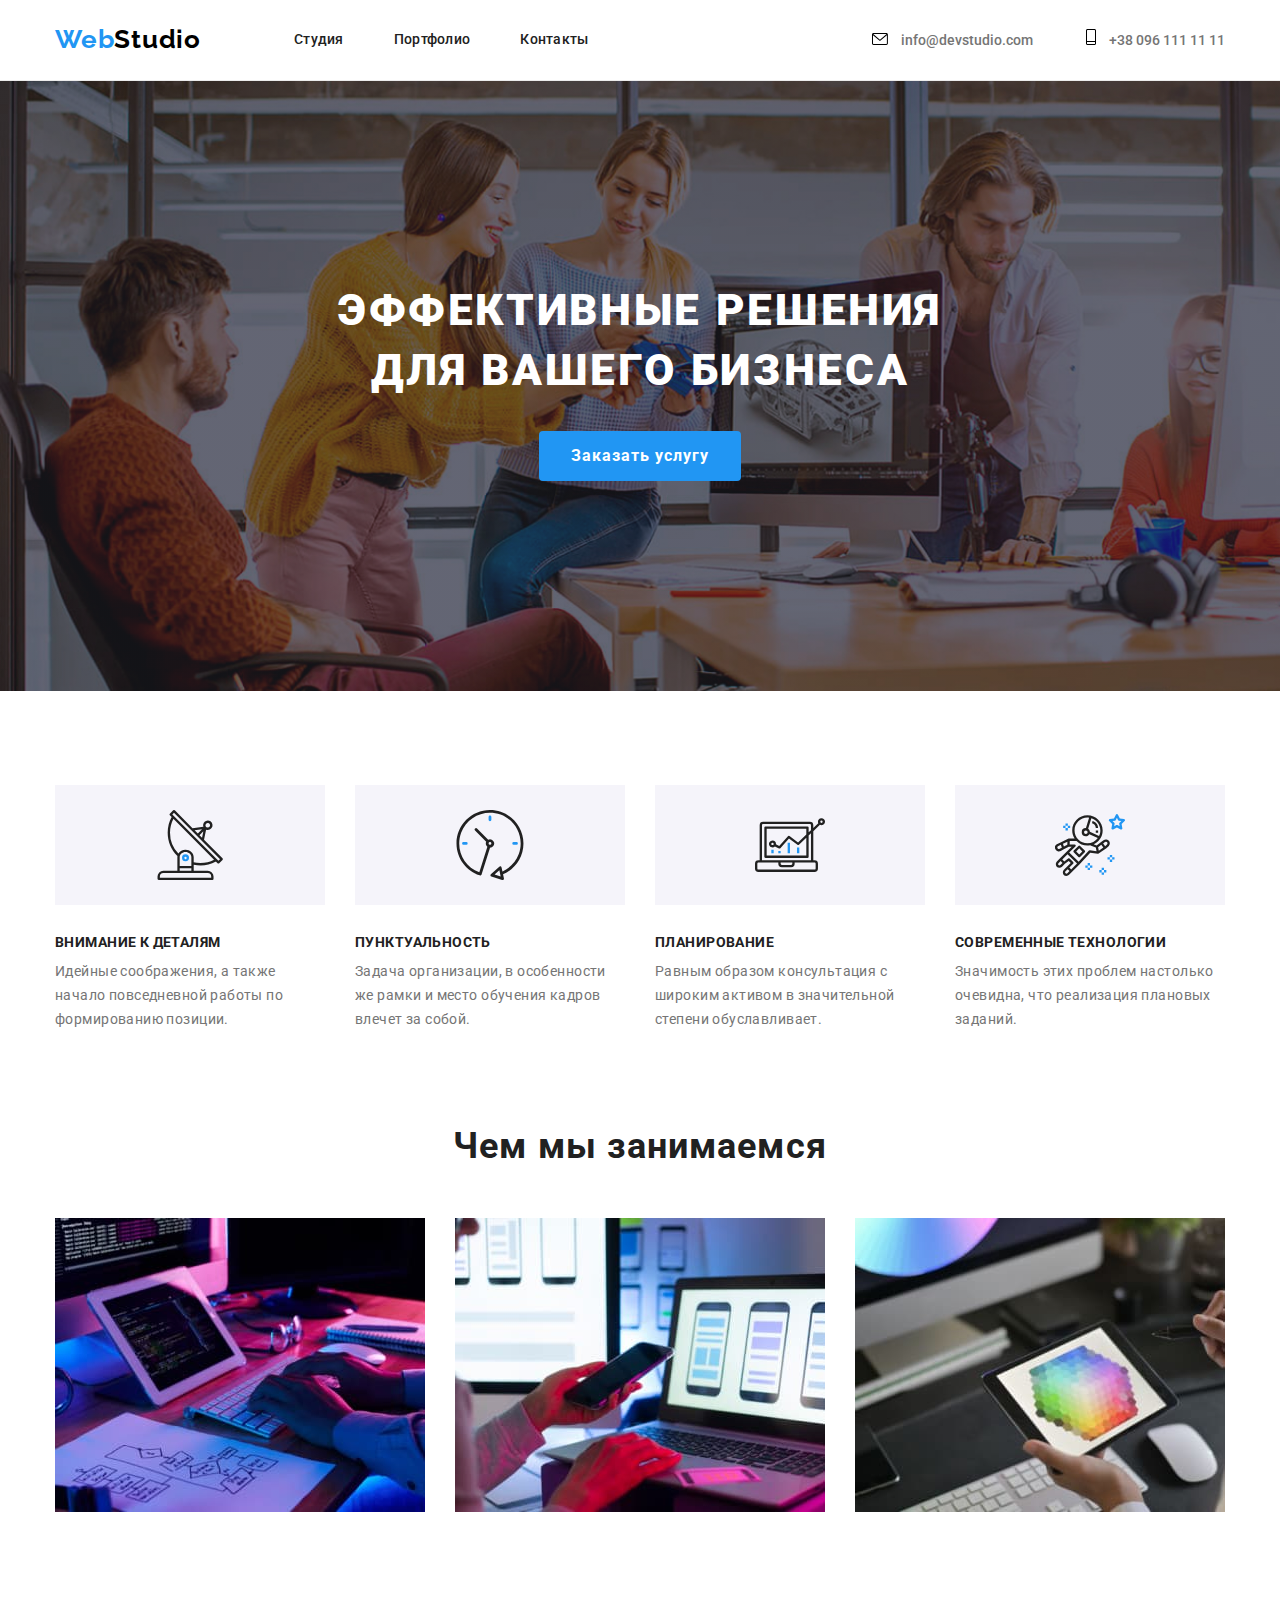
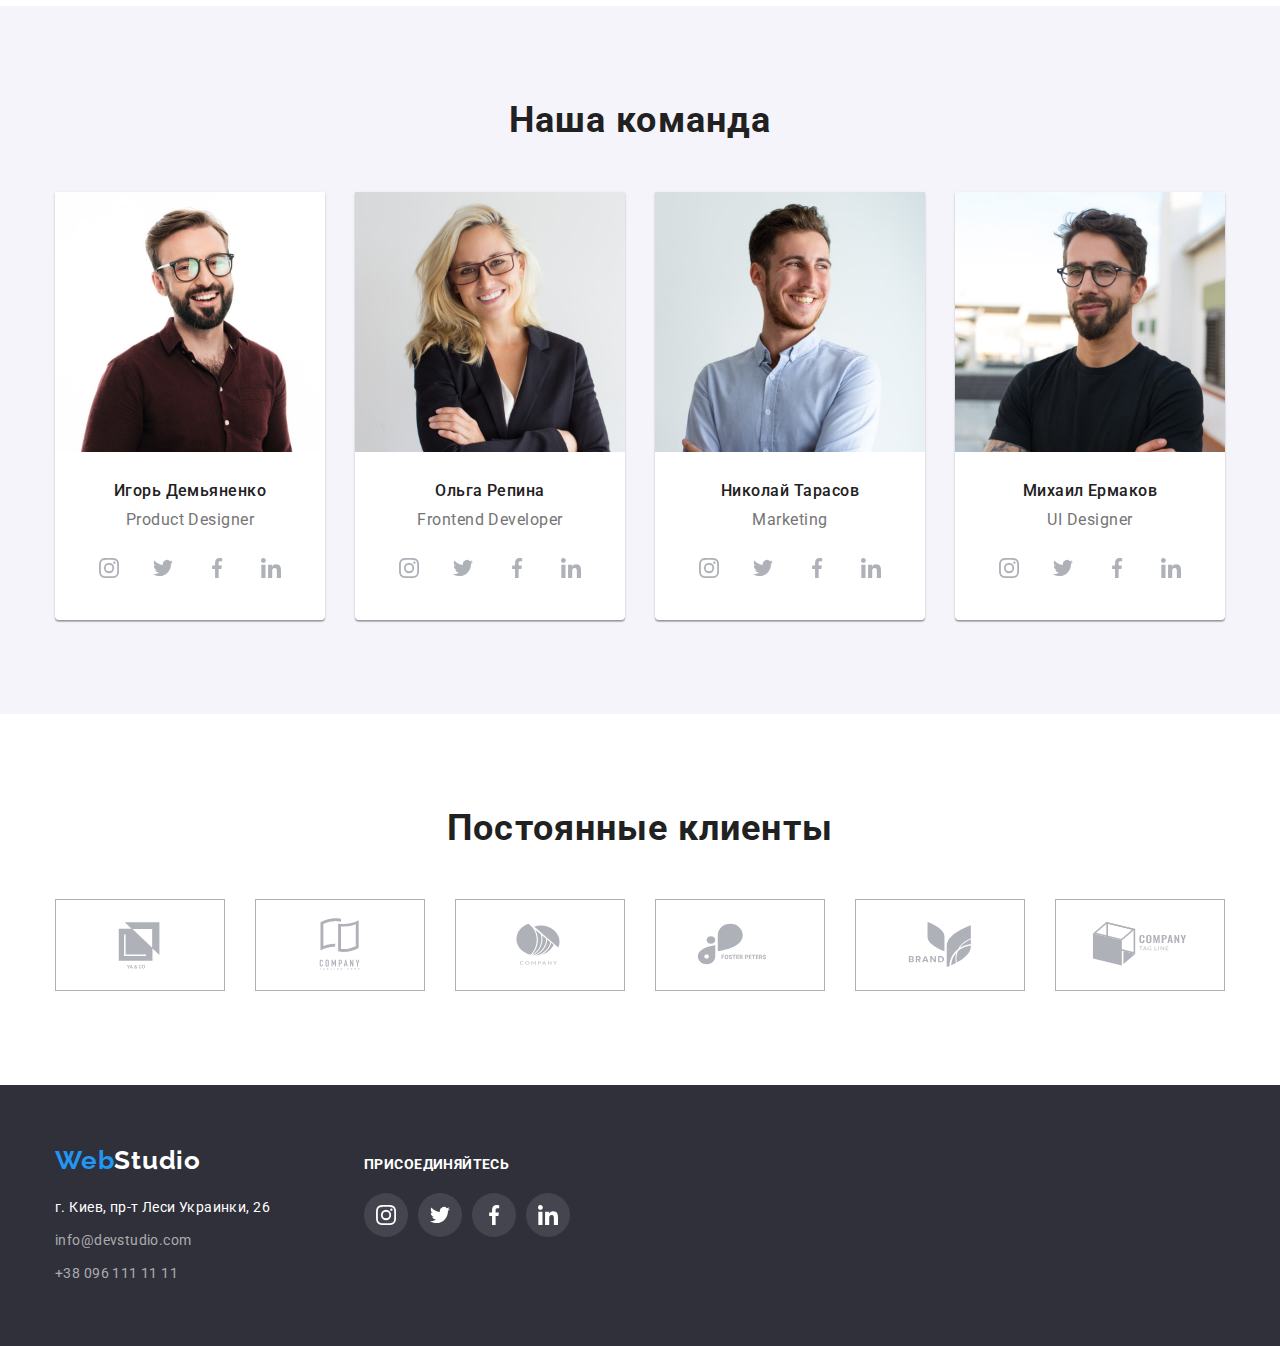
<file: index.html>
<!DOCTYPE html>
<html lang="ru">
<head>
    <meta charset="UTF-8">
    <meta http-equiv="X-UA-Compatible" content="IE=edge">
    <meta name="viewport" content="width=device-width, initial-scale=1.0">
    <title>WebStudio</title>
    <link rel="preconnect" href="https://fonts.googleapis.com">
    <link rel="preconnect" href="https://fonts.gstatic.com" crossorigin>
    <link href="https://fonts.googleapis.com/css2?family=Raleway:wght@700&family=Roboto:wght@400;500;700;900&display=swap" rel="stylesheet">
    <link link rel="stylesheet" href="https://cdnjs.cloudflare.com/ajax/libs/modern-normalize/1.1.0/modern-normalize.min.css">
    <link rel="stylesheet" href="./css/styles.css">
</head>
<body>
    <header>
        <div class="container main-nav">
            <a href="index.html" lang="en" class="logo-link">Web<span class="acsent">Studio</span></a>
            <nav>
                <ul class="main-menu">
                    <li>
                        <a href="index.html" class="main-menu-item">Студия</a>
                    </li>
                    <li>
                        <a href="portfolio.html" class="main-menu-item">Портфолио</a>
                        </li>
                    <li>
                        <a href="" class="main-menu-item">Контакты</a>
                    </li>
                </ul> 
            </nav>
            <div class="head-contacts">
                <a href="mailto:info@devstudio.com" class="contacts mail" >
                    <svg class="mail-icon">
                        <use href="images/symbol-defs.svg#icon-mail"></use>
                    </svg>
                    info@devstudio.com
                </a>
                <a href="tel:+380961111111" class="contacts phone">
                    <svg class="phone-icon">
                        <use href="images/symbol-defs.svg#icon-mobile"></use>
                    </svg>
                    +38 096 111 11 11
                </a>
            </div>
        </div>
    </header>
    <main>
        <section class="main-block">
            <div class="container main-block-item">
                <h1>
                    Эффективные решения для вашего бизнеса
                </h1>
                <button type="button" class="main-button">
                    Заказать услугу
                </button>
            </div>
        </section>
        <section class="list">
            <div class="container">
                <ul class="list-block">
                    <li class="list-block-item telescope">
                        <div class="decoration">
                            <svg width="70px" height="70px">
                                <use href="./images/symbol-defs.svg#icon-telescope"></use>
                            </svg>
                        </div>
                        <h3 class="list-head">Внимание к деталям</h3>
                        <p>Идейные соображения, а также начало повседневной работы по формированию позиции.</p>
                    </li>
                    <li class="list-block-item clock">
                        <div class="decoration">
                            <svg width="70px" height="70px">
                                <use href="./images/symbol-defs.svg#icon-clock"></use>
                            </svg>
                        </div>
                        <h3 class="list-head">Пунктуальность</h3>
                        <p>Задача организации, в особенности же рамки и место обучения кадров влечет за собой.</p>
                    </li>
                    <li class="list-block-item diagram">
                        <div class="decoration">
                            <svg width="70px" height="70px">
                                <use href="./images/symbol-defs.svg#icon-diagram"></use>
                            </svg>
                        </div>
                        <h3 class="list-head">Планирование</h3>
                        <p>Равным образом консультация с широким активом в значительной степени обуславливает.</p>
                    </li>
                    <li class="list-block-item astronaft">
                        <div class="decoration">
                            <svg width="70px" height="70px">
                                <use href="./images/symbol-defs.svg#icon-astronaut"></use>
                            </svg>
                        </div>
                        <h3 class="list-head">Современные технологии</h3>
                        <p>Значимость этих проблем настолько очевидна, что реализация плановых заданий.</p>
                    </li>
                </ul>
            </div>
        </section>
        <section class="works-list">
            <div class="container">
                <h2>Чем мы занимаемся</h2>
                <ul class="works-list-item">
                    <li>
                        <img src="./images/what-we-do-img1.jpg" alt="исследование" width="370" height="294"/>
                    </li>
                    <li>
                        <img src="./images/what-we-do-img2.jpg" alt="прототипирование мобильных приложений" width="370" height="294"/>
                    </li>
                    <li>
                        <img src="./images/what-we-do-img3.jpg" alt="подбор цветовых решений" width="370" height="294"/>
                    </li>
                </ul>
            </div>
        </section>
        <section class="team-list">
            <div class="container">
                <h2>Наша команда</h2>
                <ul class="our-team">
                    <li class="team-item">
                        <img src="./images/our-team-img1.jpg" alt="Игорь Демьяненко фото" width="270" height="260">
                        <div class="team-item-title">
                            <h3 class="team-item-head">Игорь Демьяненко</h3>
                            <p lang="en" class="team-item-text">Product Designer</p>
                            <ul class="socials-list">
                                <li class="socials-item">
                                    <a class="socials-link" href="">
                                        <svg class="socials-link-item" width="20px" heigth="20px">
                                            <use href='./images/symbol-defs.svg#icon-instagram'></use>
                                        </svg>
                                    </a>
                                </li>
                                <li class="socials-item">
                                    <a class="socials-link" href="">
                                        <svg class="socials-link-item" width="20px" heigth="20px">
                                            <use href='./images/symbol-defs.svg#icon-twitter'></use>
                                        </svg>
                                    </a>
                                </li>
                                <li class="socials-item">
                                    <a class="socials-link" href="">
                                        <svg class="socials-link-item" width="20px" heigth="20px">
                                            <use href='./images/symbol-defs.svg#icon-facebook'></use>
                                        </svg>
                                    </a>
                                </li>
                                <li class="socials-item">
                                    <a class="socials-link" href="">
                                        <svg class="socials-link-item" width="20px" heigth="20px">
                                            <use href='./images/symbol-defs.svg#icon-linkedin'></use>
                                        </svg>
                                    </a>
                                </li>
                            </ul>
                        </div>
                    </li>
                    <li class="team-item">
                        <img src="./images/our-team-img2.jpg" alt="Ольга Репина фото" width="270" height="260">
                        <div class="team-item-title">
                            <h3 class="team-item-head">Ольга Репина</h3>
                            <p lang="en" class="team-item-text">Frontend Developer</p>
                            <ul class="socials-list">
                                <li class="socials-item">
                                    <a class="socials-link" href="">
                                        <svg class="socials-link-item" width="20px" heigth="20px">
                                            <use href='./images/symbol-defs.svg#icon-instagram'><use>
                                        </svg>
                                    </a>
                                </li>
                                <li class="socials-item">
                                    <a class="socials-link" href="">
                                        <svg class="socials-link-item" width="20px" heigth="20px">
                                            <use href='./images/symbol-defs.svg#icon-twitter'></use>
                                        </svg>
                                    </a>
                                </li>
                                <li class="socials-item">
                                    <a class="socials-link" href="">
                                        <svg class="socials-link-item" width="20px" heigth="20px">
                                            <use href='./images/symbol-defs.svg#icon-facebook'></use>
                                        </svg>
                                    </a>
                                </li>
                                <li class="socials-item">
                                    <a class="socials-link" href="">
                                        <svg class="socials-link-item" width="20px" heigth="20px">
                                            <use href='./images/symbol-defs.svg#icon-linkedin'></use>
                                        </svg>
                                    </a>
                                </li>
                            </ul>
                        </div>
                    </li>
                    <li class="team-item">
                        <img src="./images/our-team-img3.jpg" alt="Николай Тарасов фото" width="270" height="260">
                        <div class="team-item-title">
                            <h3 class="team-item-head">Николай Тарасов</h3>
                            <p lang="en" class="team-item-text">Marketing</p>
                            <ul class="socials-list">
                                <li class="socials-item">
                                    <a class="socials-link" href="">
                                        <svg class="socials-link-item" width="20px" heigth="20px">
                                            <use href='./images/symbol-defs.svg#icon-instagram'></use>
                                        </svg>
                                    </a>
                                </li>
                                <li class="socials-item">
                                    <a class="socials-link" href="">
                                        <svg class="socials-link-item" width="20px" heigth="20px">
                                            <use href='./images/symbol-defs.svg#icon-twitter'></use>
                                        </svg>
                                    </a>
                                </li>
                                <li class="socials-item">
                                    <a class="socials-link" href="">
                                        <svg class="socials-link-item" width="20px" heigth="20px">
                                            <use href='./images/symbol-defs.svg#icon-facebook'></use>
                                        </svg>
                                    </a>
                                </li>
                                <li class="socials-item">
                                    <a class="socials-link" href="">
                                        <svg class="socials-link-item" width="20px" heigth="20px">
                                            <use href='./images/symbol-defs.svg#icon-linkedin'></use>
                                        </svg>
                                    </a>
                                </li>
                            </ul>
                        </div>
                    </li>
                    <li class="team-item">
                        <img src="./images/our-team-img4.jpg" alt="Михаил Ермаков фото" width="270" height="260">
                        <div class="team-item-title">
                            <h3 class="team-item-head">Михаил Ермаков</h3>
                            <p lang="en" class="team-item-text">UI Designer</p>
                            <ul class="socials-list">
                                <li class="socials-item">
                                    <a class="socials-link" href="">
                                        <svg class="socials-link-item" width="20px" heigth="20px">
                                            <use href='./images/symbol-defs.svg#icon-instagram'></use>
                                        </svg>
                                    </a>
                                </li>
                                <li class="socials-item">
                                    <a class="socials-link" href="">
                                        <svg class="socials-link-item" width="20px" heigth="20px">
                                            <use href='./images/symbol-defs.svg#icon-twitter'></use>
                                        </svg>
                                    </a>
                                </li>
                                <li class="socials-item">
                                    <a class="socials-link" href="">
                                        <svg class="socials-link-item" width="20px" heigth="20px">
                                            <use href='./images/symbol-defs.svg#icon-facebook'></use>
                                        </svg>
                                    </a>
                                </li>
                                <li class="socials-item">
                                    <a class="socials-link" href="">
                                        <svg class="socials-link-item" width="20px" heigth="20px">
                                            <use href='./images/symbol-defs.svg#icon-linkedin'></use>
                                        </svg>
                                    </a>
                                </li>
                            </ul>
                        </div>
                    </li>
                </ul>
            </div>
        </section>
        <section class="custumers">
            <div class="container">
                <h2>Постоянные клиенты</h2>
                <ul class="custumers-list">
                    <li class="custumers-item">
                        <a href="" class="icon-item-link">
                            <svg class="icon-item" width="106" height="60">
                            <use href="./images/symbol-defs.svg#icon-logo-1"></use>
                        </svg>
                        </a>
                    </li>
                    <li class="custumers-item">
                        <a href="" class="icon-item-link">
                            <svg class="icon-item" width="106" height="60">
                                <use href="./images/symbol-defs.svg#icon-logo-2"></use>
                            </svg>
                        </a>
                    </li>
                    <li class="custumers-item">
                        <a href="" class="icon-item-link">
                            <svg class="icon-item" width="106" height="60">
                                <use href="./images/symbol-defs.svg#icon-logo-3"></use>
                            </svg>
                        </a>
                    </li>
                    <li class="custumers-item">
                        <a href="" class="icon-item-link">
                            <svg class="icon-item" width="106" height="60">
                                <use use href="./images/symbol-defs.svg#icon-logo-4"></use>
                            </svg>
                        </a>
                    </li>
                    <li class="custumers-item">
                        <a href="" class="icon-item-link">
                            <svg class="icon-item" width="106" height="60">
                                <use href="./images/symbol-defs.svg#icon-logo-5"></use>
                            </svg>
                        </a>
                    </li>
                    <li class="custumers-item">
                        <a href="" class="icon-item-link">
                            <svg class="icon-item" width="106" height="60">
                                <use href="./images/symbol-defs.svg#icon-logo-6"></use>
                            </svg>
                        </a>
                    </li>
                </ul>
            </div>
        </section>
    </main>
    <footer>
        <div class="container footer-block">
            <div class="addres-block">
                <a href="" lang="en" class="logo-link">Web<span class="footer-acsent">Studio</span></a>
                <adress>
                    <ul class="contacts-info">
                        <li class="info-item" >
                            <a href="https://goo.gl/maps/A6Co3otC3qeGbmum7" class="adress-item">г. Киев, пр-т Леси Украинки, 26</a>
                        </li>
                        <li class="info-item">
                            <a href="mailto:info@devstudio.com" class="mail-item">info@devstudio.com</a>
                        </li>
                        <li class="info-item">
                            <a href="tel:+38 096 111 11 11" class="phone-item">+38 096 111 11 11</a>
                        </li>
                    </ul>
                </adress>
            </div>
            <div class="join-block">
                <p class="join">присоединяйтесь</p>
                <ul class="join-list">
                    <li class="join-item">
                        <a class="join-link" href="">
                            <svg class="join-link-item" width="20px" heigth="20px">
                                <use href='./images/symbol-defs.svg#icon-instagram'></use>
                            </svg>
                        </a>
                    </li>
                    <li class="join-item">
                        <a class="join-link" href="">
                            <svg class="join-link-item" width="20px" heigth="20px">
                                <use href='./images/symbol-defs.svg#icon-twitter'></use>
                            </svg>
                        </a>
                    </li>
                    <li class="join-item">
                        <a class="join-link" href="">
                            <svg class="join-link-item" width="20px" heigth="20px">
                                <use href='./images/symbol-defs.svg#icon-facebook'></use>
                            </svg>
                        </a>
                    </li>
                    <li class="join-item">
                        <a class="join-link" href="">
                            <svg class="join-link-item" width="20px" heigth="20px">
                                <use href='./images/symbol-defs.svg#icon-linkedin'></use>
                            </svg>
                        </a>
                    </li>
                </ul>
            </div>
        </div>
    </footer>
</body>
</html>
</file>
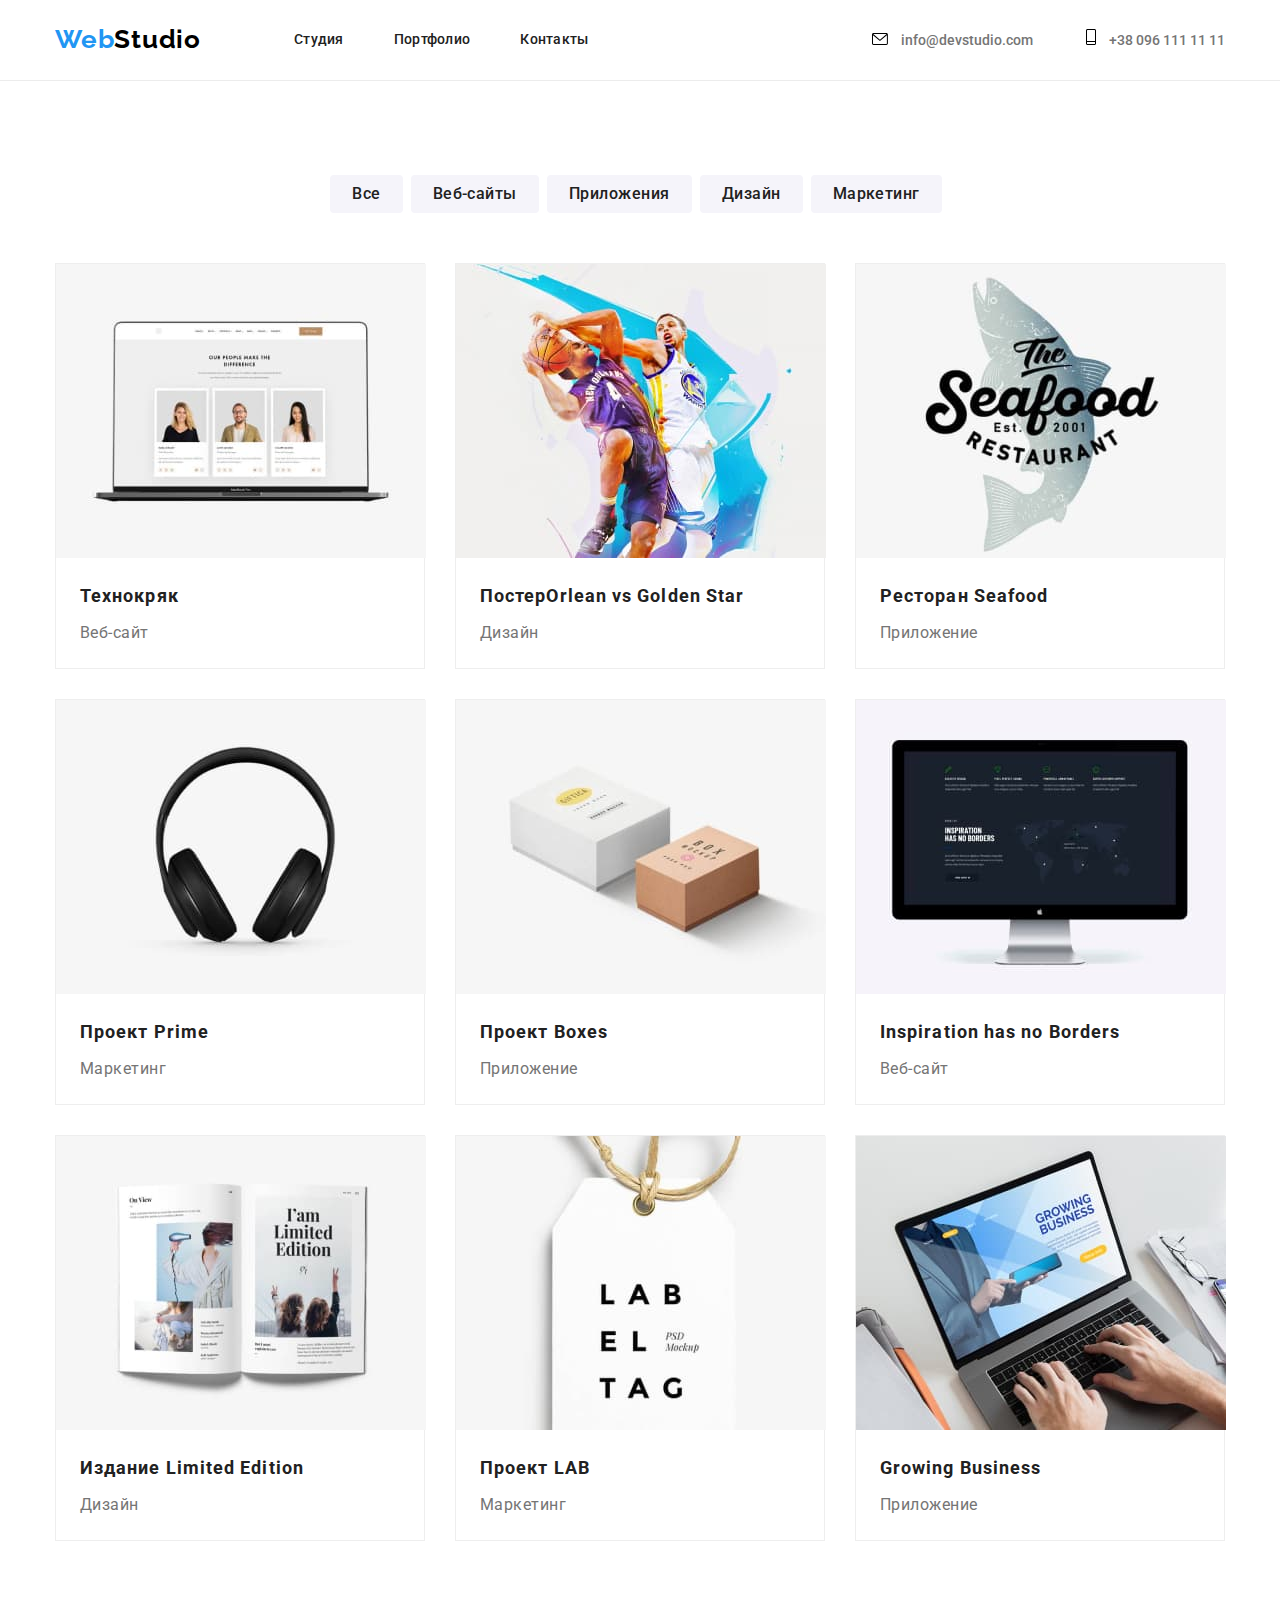
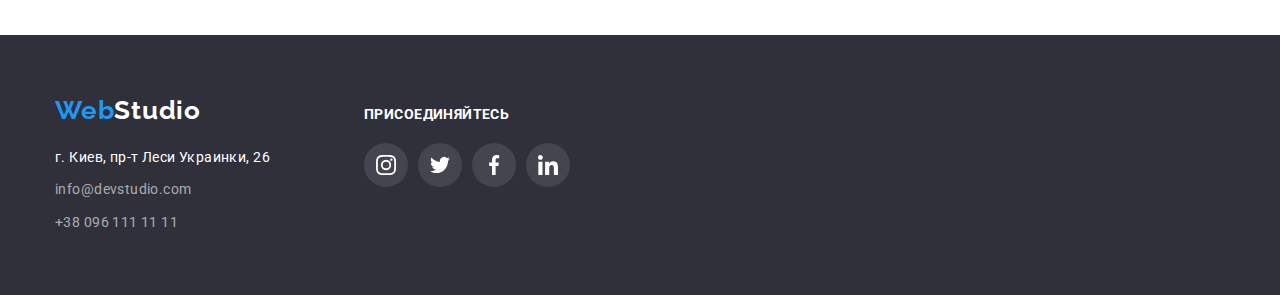
<file: portfolio.html>
<!DOCTYPE html>
<html lang="ru">
<head>
    <meta charset="UTF-8">
    <meta http-equiv="X-UA-Compatible" content="IE=edge">
    <meta name="viewport" content="width=device-width, initial-scale=1.0">
    <title>Portfolio</title>
    <link link rel="stylesheet" href="https://cdnjs.cloudflare.com/ajax/libs/modern-normalize/1.1.0/modern-normalize.min.css">
    <link rel="stylesheet" href="./css/styles.css">
    <link rel="preconnect" href="https://fonts.googleapis.com">
    <link rel="preconnect" href="https://fonts.gstatic.com" crossorigin>
    <link href="https://fonts.googleapis.com/css2?family=Raleway:wght@700&family=Roboto:wght@400;500;700;900&display=swap" rel="stylesheet">
</head>
<body>
    <header>
        <div class="container main-nav">
            <a href="index.html" lang="en" class="logo-link">Web<span class="acsent">Studio</span></a>
            <nav>
                <ul class="main-menu">
                    <li>
                        <a href="index.html" class="main-menu-item">Студия</a>
                    </li>
                    <li>
                        <a href="portfolio.html" class="main-menu-item">Портфолио</a>
                        </li>
                    <li>
                        <a href="" class="main-menu-item">Контакты</a>
                    </li>
                </ul> 
            </nav>
            <div class="head-contacts">
                <a href="mailto:info@devstudio.com" class="contacts mail" >
                    <svg class="mail-icon">
                        <use href="images/symbol-defs.svg#icon-mail"></use>
                    </svg>
                    info@devstudio.com
                </a>
                <a href="tel:+380961111111" class="contacts phone">
                    <svg class="phone-icon">
                        <use href="images/symbol-defs.svg#icon-mobile"></use>
                    </svg>
                    +38 096 111 11 11
                </a>
            </div>
        </div>
    </header>
    <main>
        <section class="gallery-item">
            <div class="container">
                <ul class="navigation-button">
                    <li>
                        <button type="button" class="gallery-buttons">Все</button>
                    </li>
                    <li>
                        <button type="button" class="gallery-buttons">Веб-сайты</button>
                    </li>
                    <li>
                        <button type="button" class="gallery-buttons">Приложения</button>
                    </li>
                    <li>
                        <button type="button" class="gallery-buttons">Дизайн</button>
                    </li>
                    <li>
                        <button type="button" class="gallery-buttons">Маркетинг</button>
                    </li>
                </ul>
                <ul class="gallery-list">
                    <li class="gallery-list-item">
                        <img src="./images/gallery-1.jpg" alt="Веб-сайт" width="370" height="294">
                        <div class="gallery-list-title">
                            <h3 class="gallery-list-head">Технокряк</h3>
                            <p>Веб-сайт</p>
                        </div>
                    </li>
                    <li class="gallery-list-item">
                        <img src="./images/gallery-2.jpg" alt="Постер" width="370" height="294">
                        <div class="gallery-list-title">
                            <h3 class="gallery-list-head">Постер<span lang="en">Orlean vs Golden Star</span></h3>
                            <p>Дизайн</p>
                        </div>
                    </li>
                    <li class="gallery-list-item">
                        <img src="./images/gallery-3.jpg" alt="Превью приложения" width="370" height="294">
                        <div class="gallery-list-title">
                            <h3 class="gallery-list-head">Ресторан <span lang="en">Seafood</span></h3>
                            <p>Приложение</p>
                        </div>
                    </li>
                    <li class="gallery-list-item">
                        <img src="./images/gallery-4.jpg" alt="Наушники" width="370" height="294">
                        <div class="gallery-list-title">
                            <h3 class="gallery-list-head">Проект <span lang="en">Prime</span></h3>
                            <p>Маркетинг</p>
                        </div>
                    </li>
                    <li class="gallery-list-item">
                        <img src="./images/gallery-5.jpg" alt="Упаковка" width="370" height="294">
                        <div class="gallery-list-title">
                            <h3 class="gallery-list-head">Проект Boxes</h3>
                            <p>Приложение</p>
                        </div>
                    </li>
                    <li class="gallery-list-item">
                        <img src="./images/gallery-6.jpg" alt="Веб-сайт" width="370" height="294">
                        <div class="gallery-list-title">
                            <h3 lang="en" class="gallery-list-head">Inspiration has no Borders</h3>
                            <p>Веб-сайт</p>
                        </div>
                    </li>
                    <li class="gallery-list-item">
                        <img src="./images/gallery-7.jpg" alt="Журнал" width="370" height="294">
                        <div class="gallery-list-title">
                            <h3 class="gallery-list-head">Издание <span lang="en">Limited Edition</span></h3>
                            <p>Дизайн</p>
                        </div>
                    </li>
                    <li class="gallery-list-item">
                        <img src="./images/gallery-8.jpg" alt="Бирка" width="370" height="294">
                        <div class="gallery-list-title">
                            <h3 class="gallery-list-head">Проект <span lang="en">LAB</span></h3>
                            <p>Маркетинг</p>
                        </div>
                    </li>
                    <li class="gallery-list-item">
                        <img src="./images/gallery-9.jpg" alt="Приложение" width="370" height="294">
                        <div class="gallery-list-title">
                            <h3 class="gallery-list-head"><span lang="en">Growing Business</span></h3>
                            <p>Приложение</p>
                        </div>
                    </li>
                </ul>
            </div>
        </section>
    </main>
    <footer>
        <div class="container footer-block">
            <div class="addres-block">
                <a href="" lang="en" class="logo-link">Web<span class="footer-acsent">Studio</span></a>
                <adress>
                    <ul class="contacts-info">
                        <li class="info-item" >
                            <a href="https://goo.gl/maps/A6Co3otC3qeGbmum7" class="adress-item">г. Киев, пр-т Леси Украинки, 26</a>
                        </li>
                        <li class="info-item">
                            <a href="mailto:info@devstudio.com" class="mail-item">info@devstudio.com</a>
                        </li>
                        <li class="info-item">
                            <a href="tel:+38 096 111 11 11" class="phone-item">+38 096 111 11 11</a>
                        </li>
                    </ul>
                </adress>
            </div>
            <div class="join-block">
                <p class="join">присоединяйтесь</p>
                <ul class="join-list">
                    <li class="join-item">
                        <a class="join-link" href="">
                            <svg class="join-link-item" width="20px" heigth="20px">
                                <use href='./images/symbol-defs.svg#icon-instagram'></use>
                            </svg>
                        </a>
                    </li>
                    <li class="join-item">
                        <a class="join-link" href="">
                            <svg class="join-link-item" width="20px" heigth="20px">
                                <use href='./images/symbol-defs.svg#icon-twitter'></use>
                            </svg>
                        </a>
                    </li>
                    <li class="join-item">
                        <a class="join-link" href="">
                            <svg class="join-link-item" width="20px" heigth="20px">
                                <use href='./images/symbol-defs.svg#icon-facebook'></use>
                            </svg>
                        </a>
                    </li>
                    <li class="join-item">
                        <a class="join-link" href="">
                            <svg class="join-link-item" width="20px" heigth="20px">
                                <use href='./images/symbol-defs.svg#icon-linkedin'></use>
                            </svg>
                        </a>
                    </li>
                </ul>
            </div>
        </div>
    </footer>
</body>
</html>
</file>
<file: css/styles.css>
ul {
    margin: 0;
    padding: 0;
}
p, h1, h2, h3 {
    margin: 0;
}
img {
    display: block;
}
.container {
    width: 1200px;
    padding-left: 15px;
    padding-right: 15px;
    margin: 0 auto;
}
body { 
    font-family: 'Roboto', sans-serif;
}
a {
    text-decoration: none;
}
:root {
    --brand-color-dark: #2F303A;
    --brand-color-ligth: #FFFFFF;
    --acent-one: #2196F3;
    --acent-second: #000000;
    --text-one: #212121;
    --text-second: #757575;
    --brand-color-medium: #F5F4FA;
    --background-color: #E5E5E5;
    --border-color: #AFB1B8;
}
/*  header */
.main-nav {
    display: flex;
    align-items: center;
}
.logo-link {
    color: var(--acent-one);
    font-family: 'Raleway';
    font-style: normal;
    font-weight: 700;
    font-size: 26px;
    line-height: 1.19;
    letter-spacing: 0.03em;
    margin-right: 93px;
}
.acsent {
    color: var(--acent-second);
}
header {
    background-color: var(--brand-color-ligth);
    padding-top: 24px;
    padding-bottom: 25px;
    border-bottom: 1px solid #ECECEC;
}
.main-menu {
    display: flex;
}

.head-contacts {
    margin-left: auto;
}
.main-menu-item {
    text-decoration: none;
    color: var(--text-one);
    font-style: normal;
    font-weight: 500;
    font-size: 14px;
    line-height: 1.14;
    letter-spacing: 0.02em;
    margin-right: 50px;
}

.mail {
    margin-right: 50px;
}
.main-menu-item:hover, .main-menu-item:focus {
    color: var(--acent-one);
}
li {
    list-style-type: none; 
}
.contacts {
    color: var(--text-second);
    font-weight: 500;
    font-size: 14px;
}
.contacts:hover, .contacts:focus {
    color: var(--acent-one);
    fill: #2196F3;

}
.phone-icon {
    width: 10px;
    height: 16px;
    margin-right: 10px;
}

.mail-icon {
    width: 16px;
    height: 12px;
    margin-right: 10px;
}

/* main block*/

.footer-acsent {
    color: var(--brand-color-ligth);
}
.main-block {
    padding-top: 200px;
    padding-bottom: 210px;
    background-image: linear-gradient(rgba(47, 48, 58, 0.4), rgba(47, 48, 58, 0.4)), url('../images/backgrond-img.jpg');
    background-size: cover;
}

.main-block-item {
    display: flex;
    flex-direction: column;
    align-items: center;
}
h1 {
    font-style: normal;
    font-weight: 900;
    font-size: 44px;
    color: var(--brand-color-ligth);
    text-transform: uppercase;
    letter-spacing: 0.06em;
    line-height: 1.36;
    margin-bottom: 30px;
    width: 696px;
    text-align: center;
}
.main-button {
    border: 0;
    background: var(--acent-one);
    color: var(--brand-color-ligth);
    font-family: 'Roboto', sans-serif ;
    font-style: normal;
    font-weight: 700;
    font-size: 16px;
    cursor: pointer;
    letter-spacing: 0.06em;
    line-height: 1.87;
    padding: 10px 32px;
    border-radius: 4px;
}
.list-block {
    display: flex;
    justify-content: space-between;
}
.list-block-item {
    width: 270px;
}
.decoration {
    display: flex;
    width: 270px;
    height: 120px;
    background-color: var(--brand-color-medium);
    align-items: center;
    justify-content: center;
}

.list {
    padding-top: 94px;
    padding-bottom: 94px;
}
.list-head {
    margin-bottom: 10px;
    margin-top: 30px;
    color: var(--text-one);
    font-style: normal;
    font-weight: 700;
    font-size: 14px;
    text-transform: uppercase;
    font-style: normal;
    line-height: 1.14;
    letter-spacing: 0.03em;
}
.list p {
    color: var(--text-second);
    font-style: normal;
    font-weight: 400;
    font-size: 14px;
    line-height: 1.71;
    letter-spacing: 0.03em;
}
h2 {
    color: var(--text-one);
    font-style: normal;
    font-weight: 700;
    font-size: 36px;
    line-height: 1.16;
    letter-spacing: 0.03em;
    margin-bottom: 50px;
    text-align: center;
}

.works-list {
    padding-bottom: 94px;
}
.works-list-item {
    display: flex;
    justify-content: space-between;
}
.our-team {
    display: flex;
    justify-content: space-between;
}
.our-team h3 {
    color: var(--text-one);
    font-style: normal;
    font-weight: 500;
    font-size: 16px;
    line-height: 1.18;
    letter-spacing: 0.03em;
}
.team-list {
    background-color: var(--brand-color-medium);
    padding-top: 94px;
    padding-bottom: 94px;
}

.team-item {
    background-color: var(--brand-color-ligth);
    width: 270px;
    box-shadow: 0px 1px 3px rgba(0, 0, 0, 0.12), 0px 1px 1px rgba(0, 0, 0, 0.14), 0px 2px 1px rgba(0, 0, 0, 0.2);
    border-radius: 0px 0px 4px 4px;
}
.team-item-title {
    padding-top: 30px;
    padding-bottom: 30px;
}
.team-item-head {
    margin-bottom: 10px;
    text-align: center;
}
.team-item-text {
    color: var(--text-second);
    font-style: normal;
    font-weight: 400;
    font-size: 16px;
    line-height: 1.18;
    letter-spacing: 0.03em;
    text-align: center;
    margin-bottom: 16px;
}
.socials-list {
    display: flex;
    justify-content: center;
}
.socials-link {
    width: 44px;
    height: 44px;
    border-radius: 50%;
    display: block;
    background-color: var(--brand-color-ligth);
    fill: var(--border-color);
    align-items: center;
    justify-content: center;
    display: flex;
}
.socials-link:hover, .socials-link:focus {
    background-color: var(--acent-one);
    fill: var(--brand-color-ligth);
}

.socials-item+.socials-item {
    margin-left: 10px;
}
.custumers {
    color: var(--background-color);
    padding-top: 94px;
    padding-bottom: 94px;
}
.custumers-list {
    display: flex;
    justify-content: space-between;
    margin-top: 50px;
}
.custumers-item  {
    display: flex;
    justify-content: center;
    align-items: center;
}

.icon-item-link {
    width: 170px;
    height: 92px;
    fill: var(--border-color);
    border: 1px solid var(--border-color);
    display: flex;
    justify-content: center;
    align-items: center;
}
.icon-item-link:hover, .icon-item-link:focus {
    fill: var(--acent-one);
    border: 1px solid var(--acent-one);
}

footer {
    background-color: var(--brand-color-dark);
}
.footer-block {
    display: flex;
}
.addres-block {
    margin-right: 70px;
    margin-top: 60px;
    padding-bottom: 60px;
}
.join-block {
    margin-top: 72px;
}
.join {
    margin-bottom: 20px;
    color: var(--brand-color-ligth);
    font-family: Roboto;
    font-style: normal;
    font-weight: 700;
    font-size: 14px;
    line-height:  1.14;
    letter-spacing: 0.03em;
    text-transform: uppercase;
}
.contacts-info {
    list-style-type: none;
    margin-top: 20px;
}
.info-item {
    text-decoration: none;
    font-family: "Roboto", sans-serif;
    font-style: normal;
    font-weight: normal;
    font-size: 14px;
    line-height: 1.71;
    letter-spacing: 0.03em;
    margin-top: 9px;
}
.mail-item, .phone-item {
    color: rgba(255, 255, 255, 0.6);
}
.adress-item {
    color: var(--brand-color-ligth);
}
.join-list {
    display: flex;
    justify-content: center;
}
.join-link {
    width: 44px;
    height: 44px;
    border-radius: 50%;
    display: block;
    background-color: rgba(255, 255, 255, 0.1);
    fill: var(--brand-color-ligth);
    align-items: center;
    justify-content: center;
    display: flex;
}
.join-link:hover, .join-link:focus {
    background-color: var(--acent-one);
}

.join-item+.join-item {
    margin-left: 10px;
}
.gallery-buttons {
    border: 0;
    background-color: var(--brand-color-medium);
    color: var(--text-one);
    font-family: 'Roboto', sans-serif ;
    font-weight: 500;
    font-size: 16px;
    font-style: normal;
    line-height: 1.62;
    letter-spacing: 0.03em;
    cursor: pointer;
    padding: 6px 22px;
    border-radius: 4px;
}
.gallery-buttons:hover, .gallery-buttons:focus  {
    background-color: var(--acent-one);
    color: var(--brand-color-ligth);
    box-shadow: 0px 3px 1px rgba(0, 0, 0, 0.1), 0px 1px 2px rgba(0, 0, 0, 0.08), 0px 2px 2px rgba(0, 0, 0, 0.12);
}
.gallery-list {
    display: flex;
    flex-wrap: wrap;
}
.gallery-list-title {
    padding-top: 20px;
    padding-bottom: 20px;
    padding-right: 24px;
    padding-left: 24px;
}
.gallery-list-item {
    width: 370px;
    margin-right: 30px;
    border: 1px solid #EEEEEE;
    margin-bottom: 30px;
}
.gallery-list-item:hover, .gallery-list-item:focus {
    box-shadow: 0px 1px 1px rgba(0, 0, 0, 0.12), 0px 4px 4px rgba(0, 0, 0, 0.06), 1px 4px 6px rgba(0, 0, 0, 0.16);
}
.gallery-list-item:nth-child(3n) {
    margin-right: 0px;
}
.gallery-list-item:nth-last-child(-n+3) {
    margin-bottom: 0px;
}

.gallery-list p {
    color: var(--text-second);
    font-style: normal;
    font-weight: 400;
    font-size: 16px;
    line-height: 1.87;
    letter-spacing: 0.03em;
}

.gallery-item {
    padding-top: 94px;
    padding-bottom: 94px;
}
.navigation-button {
    margin-bottom: 50px;
}
.gallery-list-head {
    color: var(--text-one);
    font-style: normal;
    font-weight: 700;
    font-size: 18px;
    line-height: 2;
    letter-spacing: 0.06em;
    margin-bottom: 4px;
}
.navigation-button {
    display: flex;
    justify-content: center;
}
.gallery-buttons {
    margin-right: 8px;
}
.gallery-buttons:nth-last-child(5) {
    margin-right: 0px;
}
</file>
